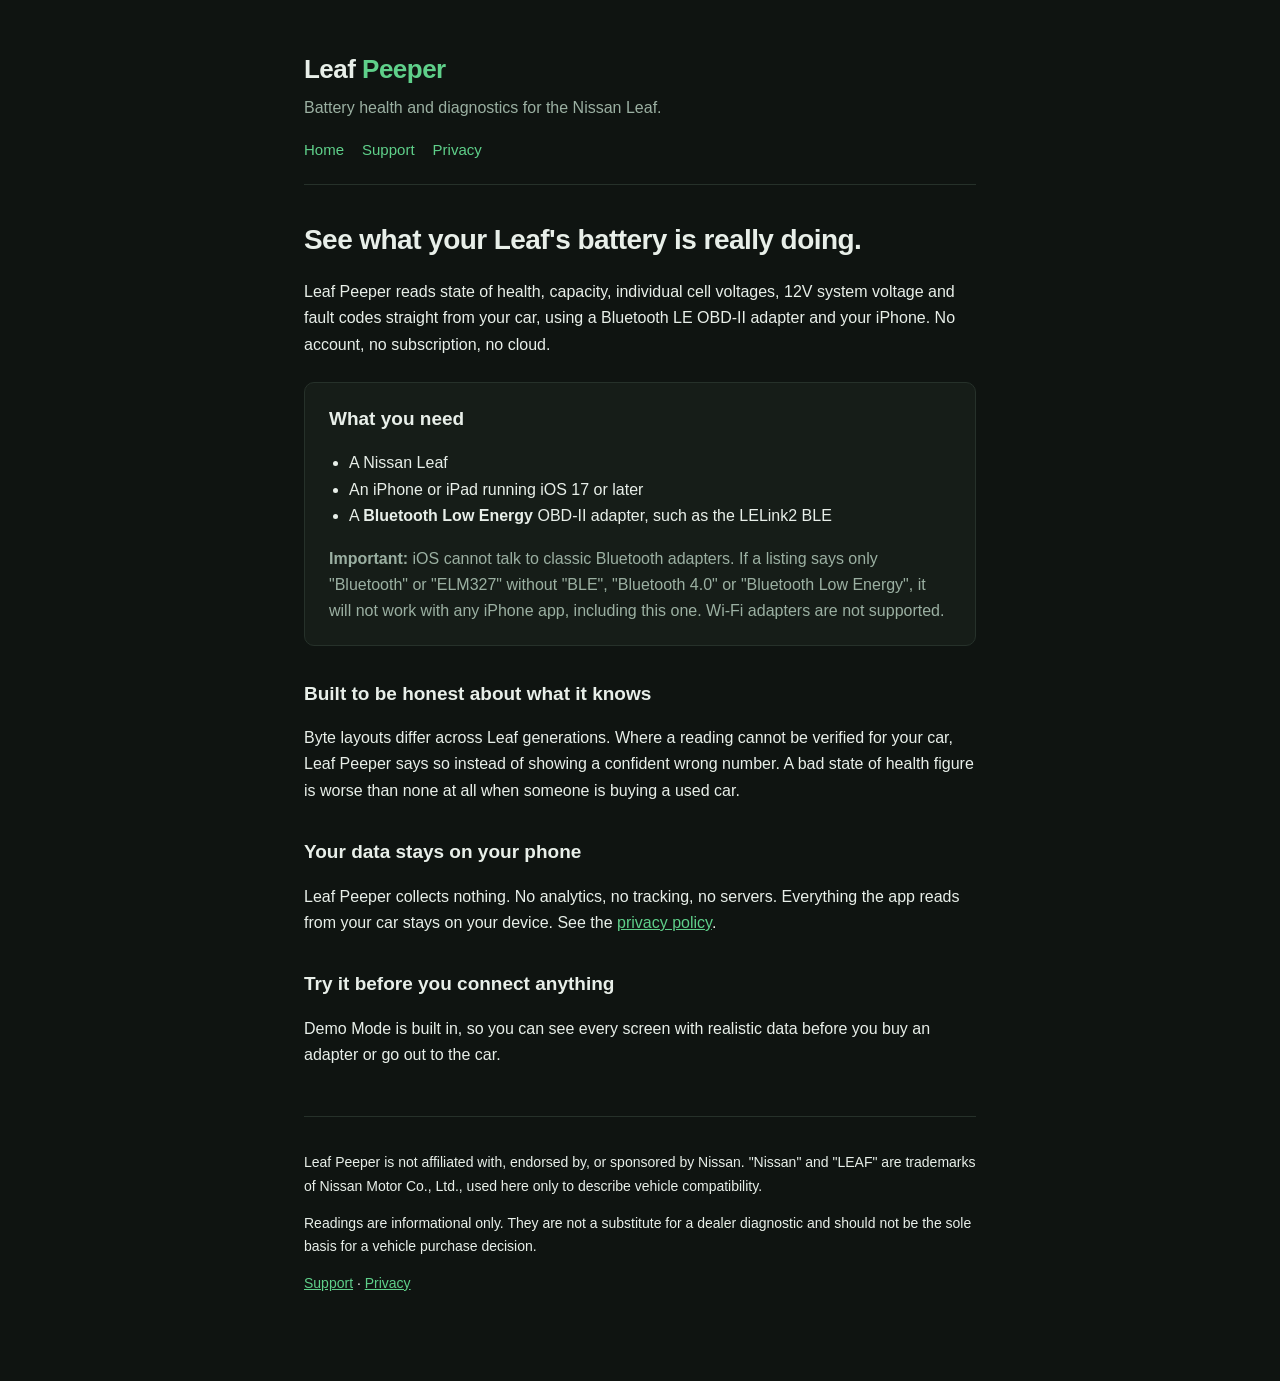
<file: index.html>
<!DOCTYPE html>
<html lang="en">
<head>
<meta charset="utf-8">
<meta name="viewport" content="width=device-width,initial-scale=1">
<title>Leaf Peeper - Nissan Leaf battery health on your iPhone</title>
<link rel="stylesheet" href="style.css">
</head>
<body>
<div class="wrap">
<header>
<div class="logo">Leaf <span>Peeper</span></div>
<div class="tag">Battery health and diagnostics for the Nissan Leaf.</div>
<nav><a href="index.html">Home</a><a href="support.html">Support</a><a href="privacy.html">Privacy</a></nav>
</header>

<h1>See what your Leaf's battery is really doing.</h1>
<p>Leaf Peeper reads state of health, capacity, individual cell voltages, 12V system
voltage and fault codes straight from your car, using a Bluetooth LE OBD-II adapter
and your iPhone. No account, no subscription, no cloud.</p>

<div class="card">
<h2 style="margin-top:0">What you need</h2>
<ul>
<li>A Nissan Leaf</li>
<li>An iPhone or iPad running iOS 17 or later</li>
<li>A <strong>Bluetooth Low Energy</strong> OBD-II adapter, such as the LELink2 BLE</li>
</ul>
<p class="dim" style="margin-bottom:0"><strong>Important:</strong> iOS cannot talk to
classic Bluetooth adapters. If a listing says only "Bluetooth" or "ELM327" without
"BLE", "Bluetooth 4.0" or "Bluetooth Low Energy", it will not work with any iPhone app,
including this one. Wi-Fi adapters are not supported.</p>
</div>

<h2>Built to be honest about what it knows</h2>
<p>Byte layouts differ across Leaf generations. Where a reading cannot be verified for
your car, Leaf Peeper says so instead of showing a confident wrong number. A bad state
of health figure is worse than none at all when someone is buying a used car.</p>

<h2>Your data stays on your phone</h2>
<p>Leaf Peeper collects nothing. No analytics, no tracking, no servers. Everything the
app reads from your car stays on your device. See the <a href="privacy.html">privacy
policy</a>.</p>

<h2>Try it before you connect anything</h2>
<p>Demo Mode is built in, so you can see every screen with realistic data before you
buy an adapter or go out to the car.</p>

<footer>
<p>Leaf Peeper is not affiliated with, endorsed by, or sponsored by Nissan. "Nissan"
and "LEAF" are trademarks of Nissan Motor Co., Ltd., used here only to describe
vehicle compatibility.</p>
<p>Readings are informational only. They are not a substitute for a dealer diagnostic
and should not be the sole basis for a vehicle purchase decision.</p>
<p><a href="support.html">Support</a> &middot; <a href="privacy.html">Privacy</a></p>
</footer>
</div>
</body>
</html>
</file>
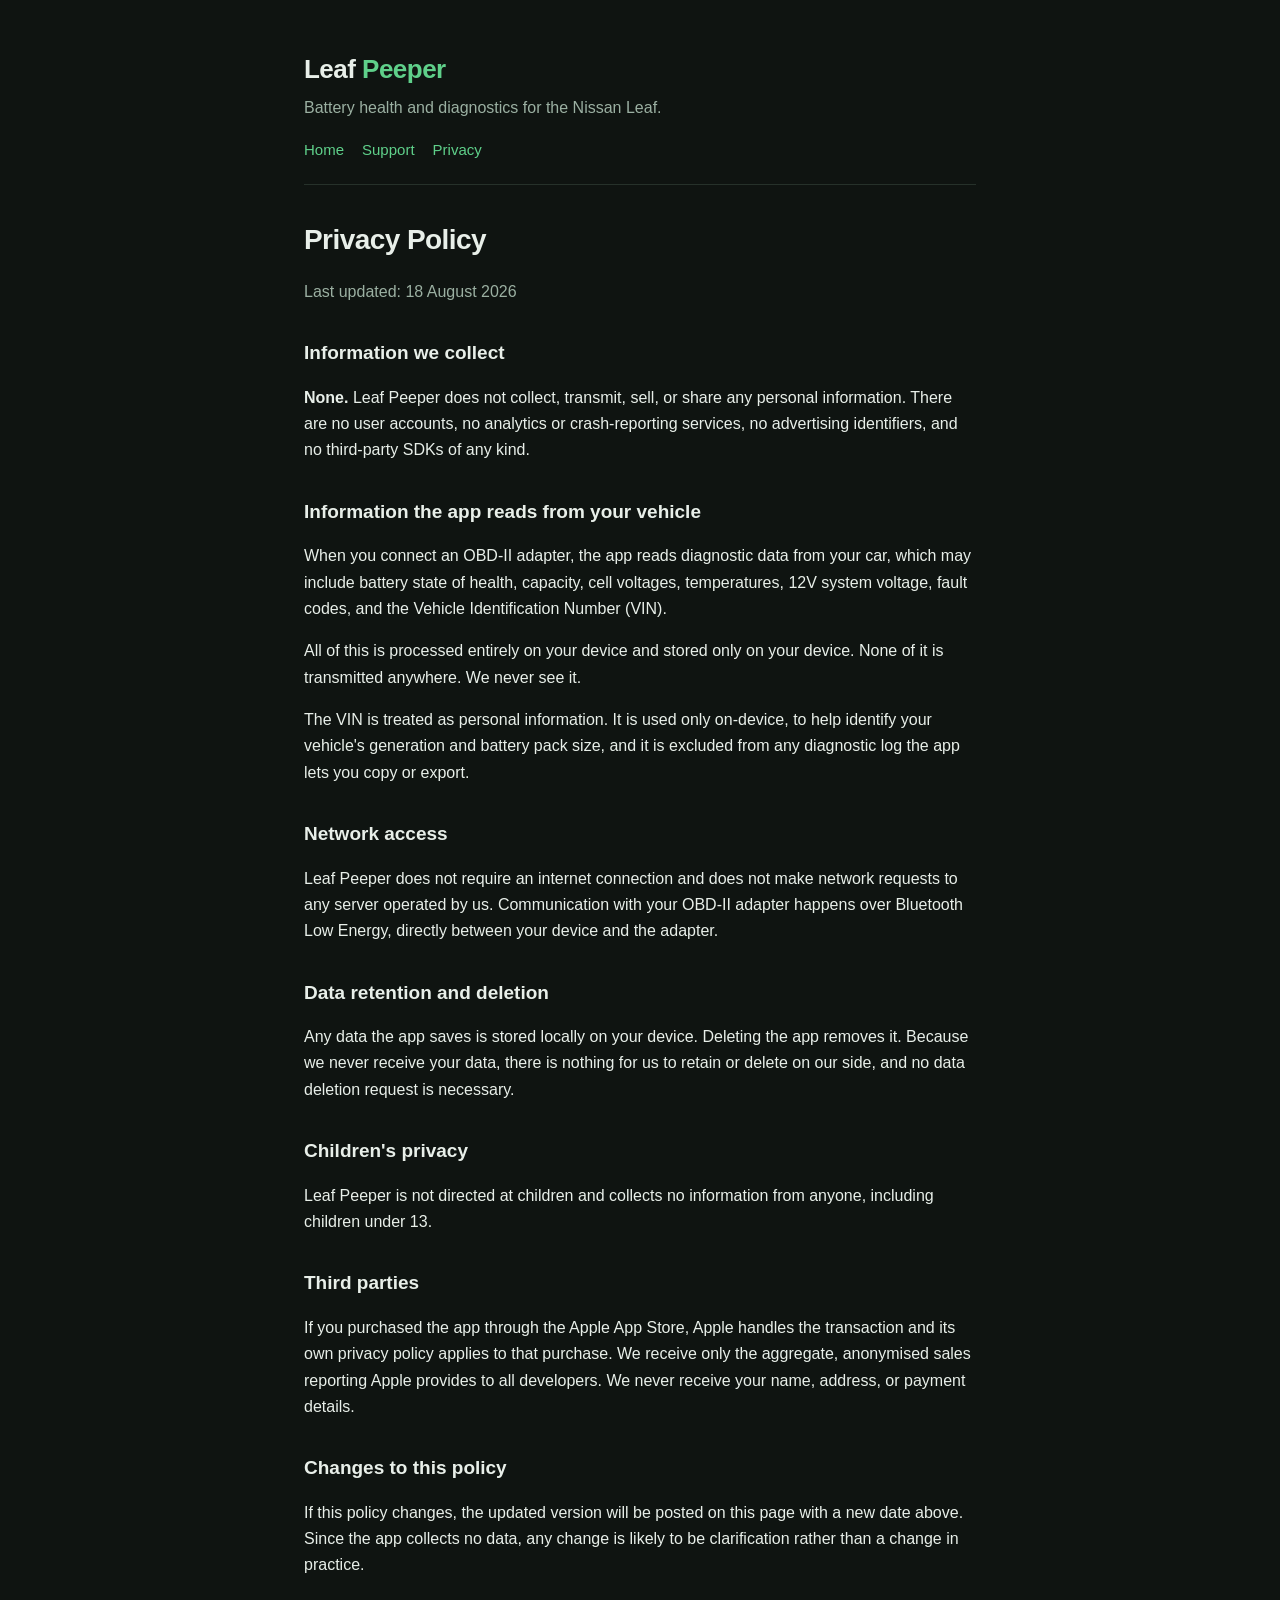
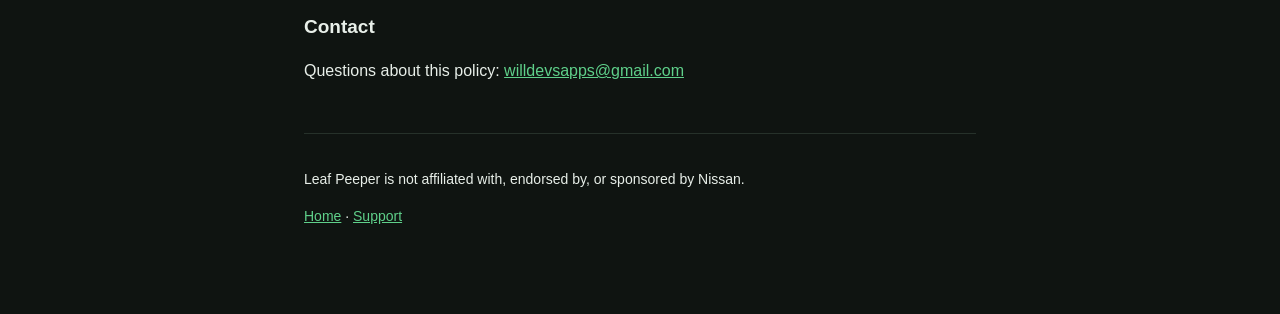
<file: privacy.html>
<!DOCTYPE html>
<html lang="en">
<head>
<meta charset="utf-8">
<meta name="viewport" content="width=device-width,initial-scale=1">
<title>Privacy Policy - Leaf Peeper</title>
<link rel="stylesheet" href="style.css">
</head>
<body>
<div class="wrap">
<header>
<div class="logo">Leaf <span>Peeper</span></div>
<div class="tag">Battery health and diagnostics for the Nissan Leaf.</div>
<nav><a href="index.html">Home</a><a href="support.html">Support</a><a href="privacy.html">Privacy</a></nav>
</header>

<h1>Privacy Policy</h1>
<p class="dim">Last updated: 18 August 2026</p>

<h2>Information we collect</h2>
<p><strong>None.</strong> Leaf Peeper does not collect, transmit, sell, or share any
personal information. There are no user accounts, no analytics or crash-reporting
services, no advertising identifiers, and no third-party SDKs of any kind.</p>

<h2>Information the app reads from your vehicle</h2>
<p>When you connect an OBD-II adapter, the app reads diagnostic data from your car,
which may include battery state of health, capacity, cell voltages, temperatures, 12V
system voltage, fault codes, and the Vehicle Identification Number (VIN).</p>
<p>All of this is processed entirely on your device and stored only on your device. None
of it is transmitted anywhere. We never see it.</p>
<p>The VIN is treated as personal information. It is used only on-device, to help
identify your vehicle's generation and battery pack size, and it is excluded from any
diagnostic log the app lets you copy or export.</p>

<h2>Network access</h2>
<p>Leaf Peeper does not require an internet connection and does not make network
requests to any server operated by us. Communication with your OBD-II adapter happens
over Bluetooth Low Energy, directly between your device and the adapter.</p>

<h2>Data retention and deletion</h2>
<p>Any data the app saves is stored locally on your device. Deleting the app removes it.
Because we never receive your data, there is nothing for us to retain or delete on our
side, and no data deletion request is necessary.</p>

<h2>Children's privacy</h2>
<p>Leaf Peeper is not directed at children and collects no information from anyone,
including children under 13.</p>

<h2>Third parties</h2>
<p>If you purchased the app through the Apple App Store, Apple handles the transaction
and its own privacy policy applies to that purchase. We receive only the aggregate,
anonymised sales reporting Apple provides to all developers. We never receive your name,
address, or payment details.</p>

<h2>Changes to this policy</h2>
<p>If this policy changes, the updated version will be posted on this page with a new
date above. Since the app collects no data, any change is likely to be clarification
rather than a change in practice.</p>

<h2>Contact</h2>
<p>Questions about this policy: <a href="mailto:willdevsapps@gmail.com">willdevsapps@gmail.com</a></p>

<footer>
<p>Leaf Peeper is not affiliated with, endorsed by, or sponsored by Nissan.</p>
<p><a href="index.html">Home</a> &middot; <a href="support.html">Support</a></p>
</footer>
</div>
</body>
</html>
</file>
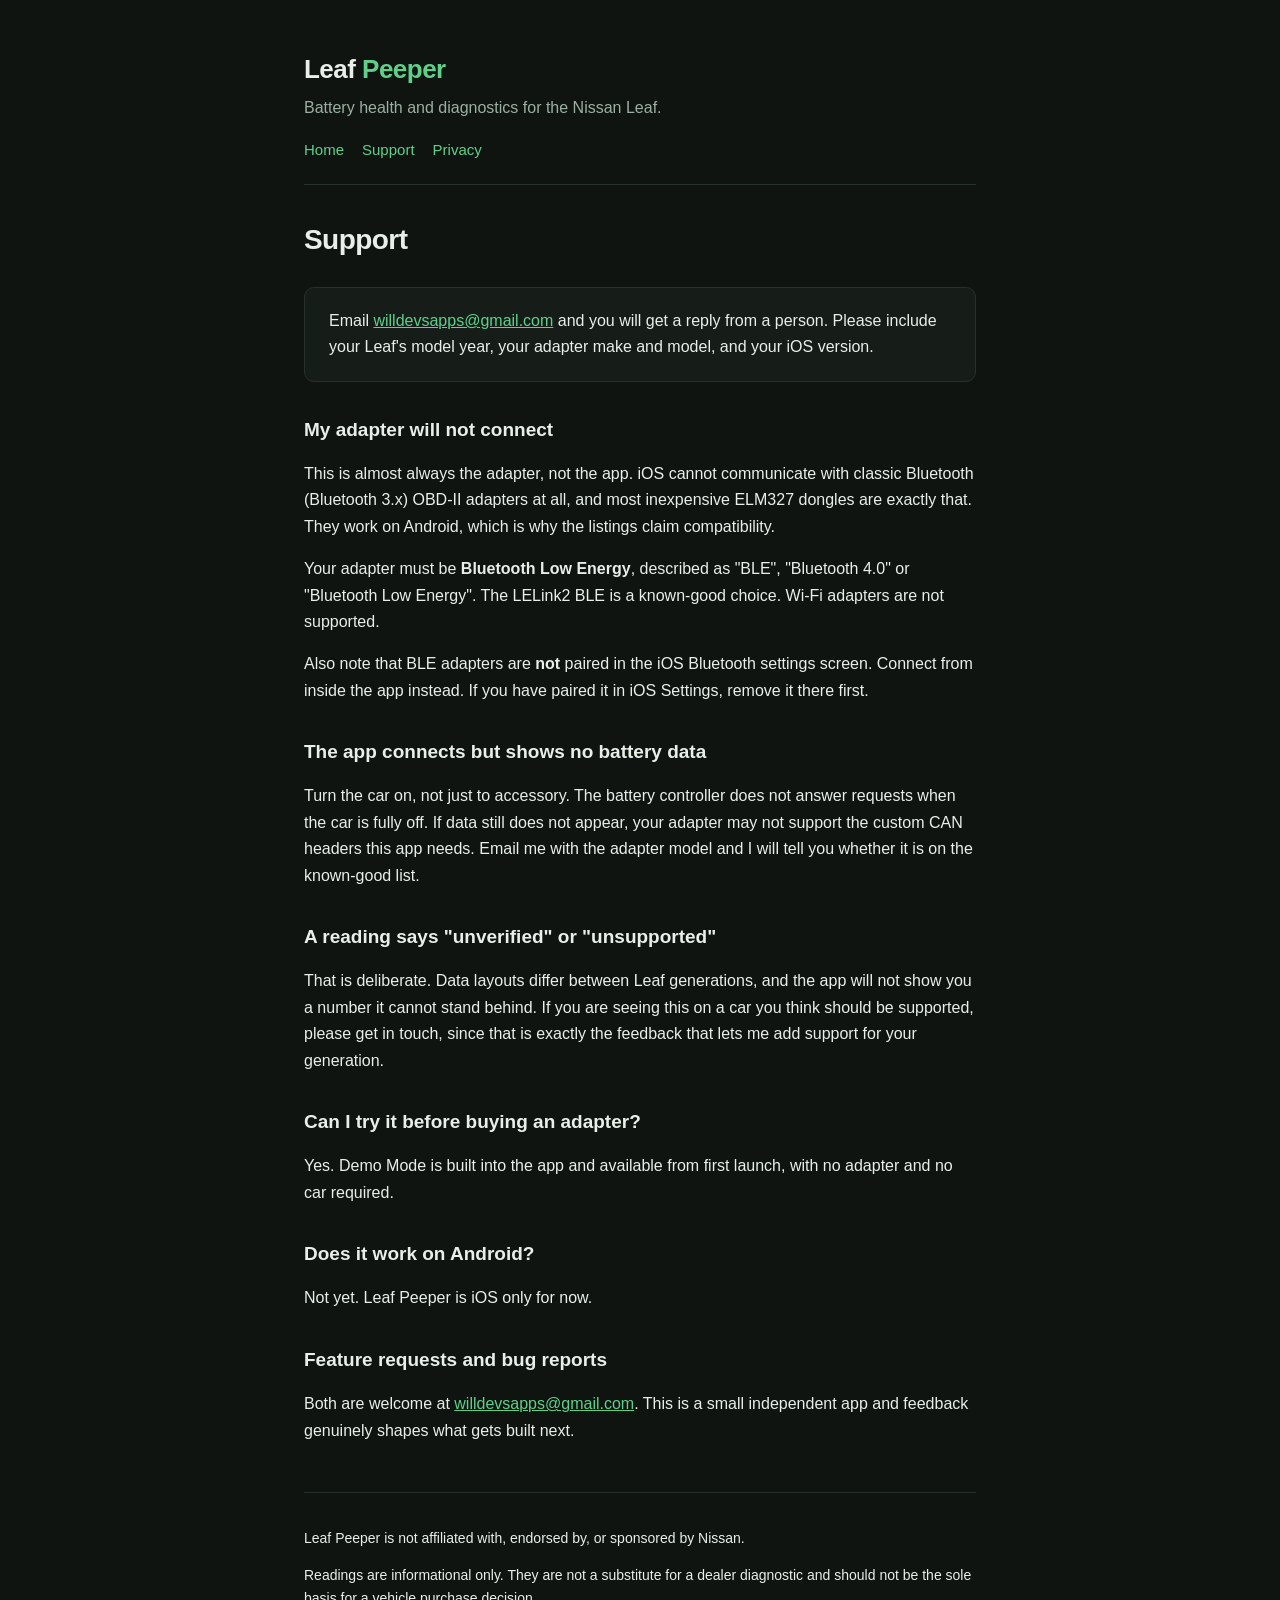
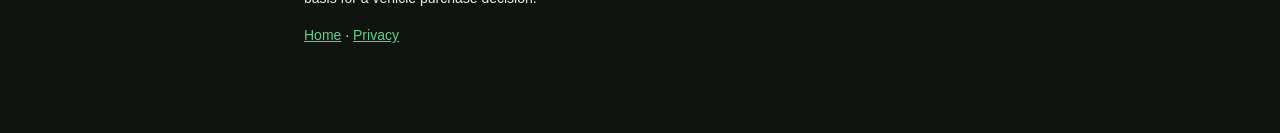
<file: support.html>
<!DOCTYPE html>
<html lang="en">
<head>
<meta charset="utf-8">
<meta name="viewport" content="width=device-width,initial-scale=1">
<title>Support - Leaf Peeper</title>
<link rel="stylesheet" href="style.css">
</head>
<body>
<div class="wrap">
<header>
<div class="logo">Leaf <span>Peeper</span></div>
<div class="tag">Battery health and diagnostics for the Nissan Leaf.</div>
<nav><a href="index.html">Home</a><a href="support.html">Support</a><a href="privacy.html">Privacy</a></nav>
</header>

<h1>Support</h1>

<div class="card">
<p style="margin:0">Email <a href="mailto:willdevsapps@gmail.com">willdevsapps@gmail.com</a>
and you will get a reply from a person. Please include your Leaf's model year, your
adapter make and model, and your iOS version.</p>
</div>

<h2>My adapter will not connect</h2>
<p>This is almost always the adapter, not the app. iOS cannot communicate with classic
Bluetooth (Bluetooth 3.x) OBD-II adapters at all, and most inexpensive ELM327 dongles
are exactly that. They work on Android, which is why the listings claim compatibility.</p>
<p>Your adapter must be <strong>Bluetooth Low Energy</strong>, described as "BLE",
"Bluetooth 4.0" or "Bluetooth Low Energy". The LELink2 BLE is a known-good choice.
Wi-Fi adapters are not supported.</p>
<p>Also note that BLE adapters are <strong>not</strong> paired in the iOS Bluetooth
settings screen. Connect from inside the app instead. If you have paired it in iOS
Settings, remove it there first.</p>

<h2>The app connects but shows no battery data</h2>
<p>Turn the car on, not just to accessory. The battery controller does not answer
requests when the car is fully off. If data still does not appear, your adapter may not
support the custom CAN headers this app needs. Email me with the adapter model and I
will tell you whether it is on the known-good list.</p>

<h2>A reading says "unverified" or "unsupported"</h2>
<p>That is deliberate. Data layouts differ between Leaf generations, and the app will
not show you a number it cannot stand behind. If you are seeing this on a car you think
should be supported, please get in touch, since that is exactly the feedback that lets
me add support for your generation.</p>

<h2>Can I try it before buying an adapter?</h2>
<p>Yes. Demo Mode is built into the app and available from first launch, with no adapter
and no car required.</p>

<h2>Does it work on Android?</h2>
<p>Not yet. Leaf Peeper is iOS only for now.</p>

<h2>Feature requests and bug reports</h2>
<p>Both are welcome at <a href="mailto:willdevsapps@gmail.com">willdevsapps@gmail.com</a>.
This is a small independent app and feedback genuinely shapes what gets built next.</p>

<footer>
<p>Leaf Peeper is not affiliated with, endorsed by, or sponsored by Nissan.</p>
<p>Readings are informational only. They are not a substitute for a dealer diagnostic
and should not be the sole basis for a vehicle purchase decision.</p>
<p><a href="index.html">Home</a> &middot; <a href="privacy.html">Privacy</a></p>
</footer>
</div>
</body>
</html>
</file>
<file: style.css>
:root { --bg:#0f1411; --card:#161d18; --fg:#e8efe9; --dim:#9bb0a2; --accent:#5fd08a; --line:#26312a; }
* { box-sizing:border-box; }
body { margin:0; background:var(--bg); color:var(--fg); font:16px/1.65 -apple-system,BlinkMacSystemFont,"Segoe UI",Roboto,Helvetica,Arial,sans-serif; }
.wrap { max-width:720px; margin:0 auto; padding:48px 24px 72px; }
header { border-bottom:1px solid var(--line); padding-bottom:20px; margin-bottom:32px; }
.logo { font-size:26px; font-weight:700; letter-spacing:-.02em; }
.logo span { color:var(--accent); }
.tag { color:var(--dim); margin-top:4px; }
nav { margin-top:16px; }
nav a { color:var(--accent); text-decoration:none; margin-right:18px; font-size:15px; }
nav a:hover { text-decoration:underline; }
h1 { font-size:28px; letter-spacing:-.02em; margin:0 0 8px; }
h2 { font-size:19px; margin:32px 0 8px; }
p, li { color:var(--fg); }
.dim { color:var(--dim); }
.card { background:var(--card); border:1px solid var(--line); border-radius:10px; padding:20px 24px; margin:24px 0; }
a { color:var(--accent); }
code { background:var(--card); padding:2px 6px; border-radius:4px; font-size:14px; }
footer { border-top:1px solid var(--line); margin-top:48px; padding-top:20px; color:var(--dim); font-size:14px; }
ul { padding-left:20px; }
</file>
